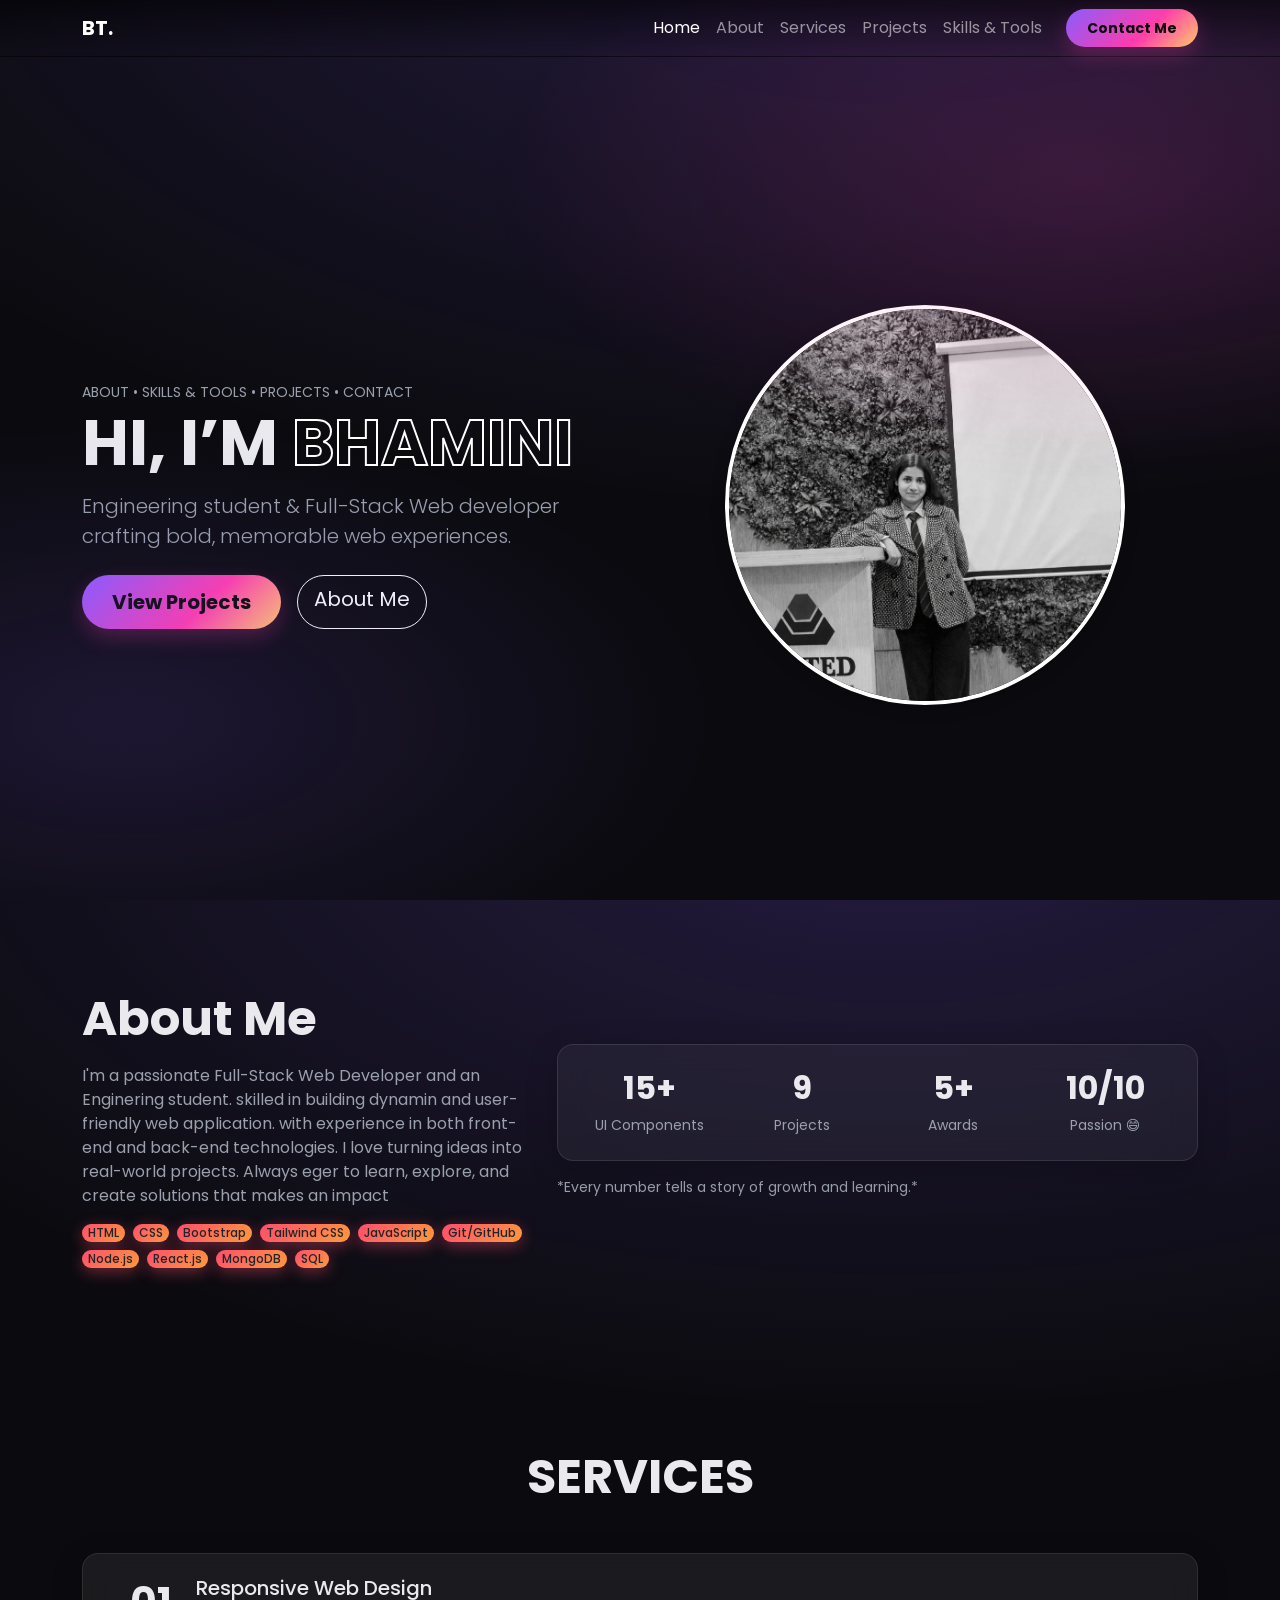
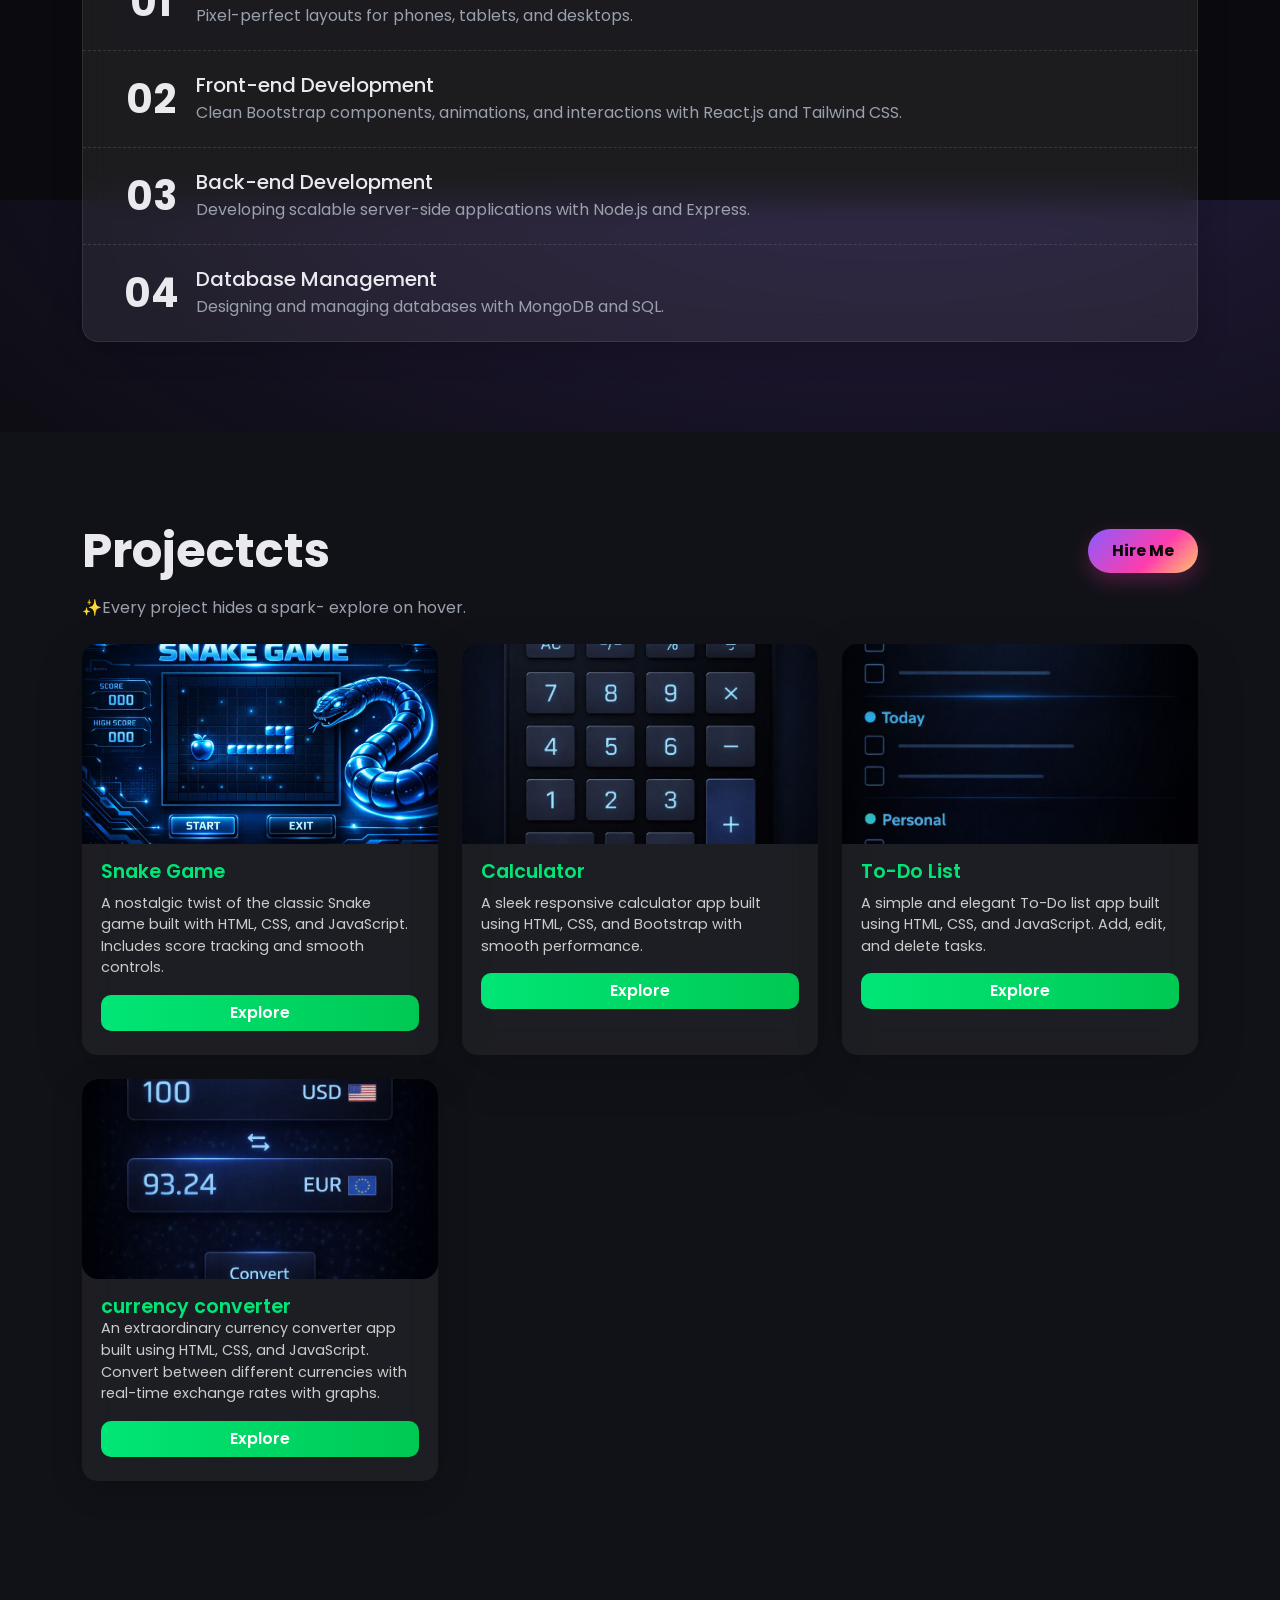
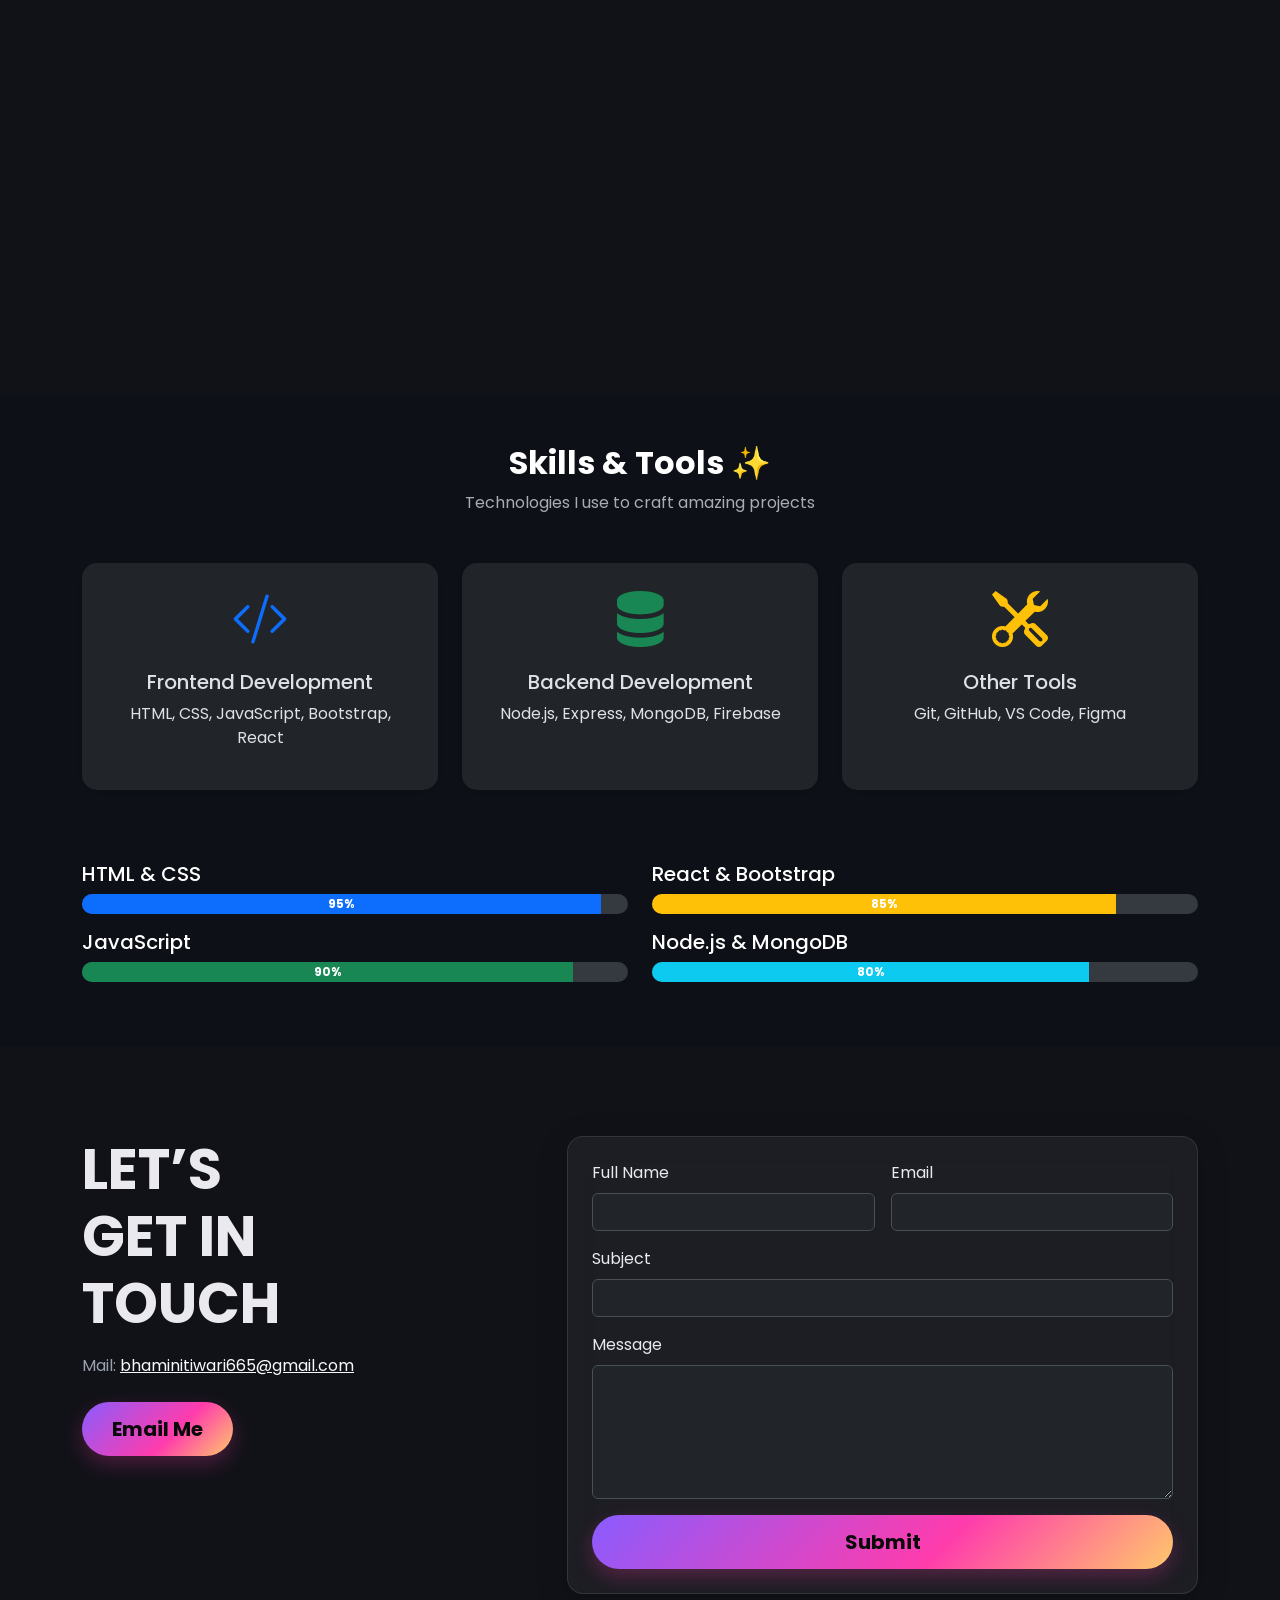
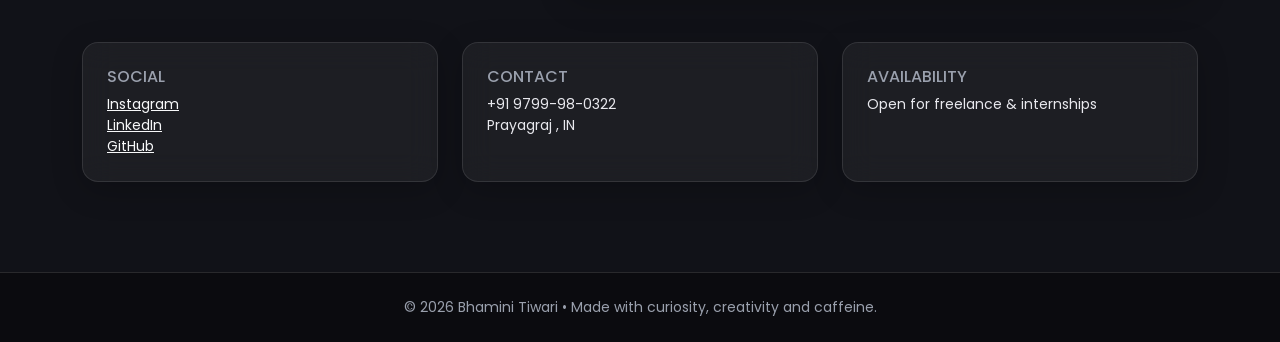
<file: index.html>
<!DOCTYPE html>
<html lang="en" data-bs-theme="dark">
<head>
  <meta charset="utf-8" />
  <meta name="viewport" content="width=device-width, initial-scale=1" />
  <title>Bhamini | Portfolio</title>
  <link href="https://cdn.jsdelivr.net/npm/bootstrap@5.3.3/dist/css/bootstrap.min.css" rel="stylesheet">
  <link rel="stylesheet" href="boots.css" />
  <link rel="preconnect" href="https://fonts.googleapis.com">
  <link href="https://cdn.jsdelivr.net/npm/bootstrap-icons/font/bootstrap-icons.css" rel="stylesheet">
<link href="https://fonts.googleapis.com/css2?family=Poppins:wght@300;400;600;800&display=swap" rel="stylesheet">
</head>

<body data-bs-spy="scroll" data-bs-target="#topNav" data-bs-smooth-scroll="true" tabindex="0">

  <!-- NAV -->
  <nav id="topNav" class="navbar navbar-expand-lg navbar-dark bg-transparent fixed-top blur-nav">
    <div class="container">
      <a class="navbar-brand fw-bold" href="#home">BT.</a>
      <button class="navbar-toggler" type="button" data-bs-toggle="collapse" data-bs-target="#navContent">
        <span class="navbar-toggler-icon"></span>
      </button>
      <div class="collapse navbar-collapse" id="navContent">
        <ul class="navbar-nav ms-auto align-items-lg-center">
          <li class="nav-item"><a class="nav-link" href="#home">Home</a></li>
          <li class="nav-item"><a class="nav-link" href="#about">About</a></li>
          <li class="nav-item"><a class="nav-link" href="#services">Services</a></li>
          <li class="nav-item"><a class="nav-link" href="#projects">Projects</a></li>
          <li class="nav-item"><a class="nav-link" href="#skills">Skills & Tools</a></li>
          <li class="nav-item ms-lg-3">
            <a href="#contact" class="btn btn-gradient btn-sm">Contact Me</a>
          </li>
        </ul>
      </div>
    </div>
  </nav>

  <!-- HERO -->
  <header id="home" class="hero d-flex align-items-center">
    <div class="container">
      <div class="row align-items-center g-4">
        <div class="col-lg-6 order-2 order-lg-1">
          <p class="text-uppercase small text-secondary mb-2 reveal">About • Skills & Tools • Projects • Contact</p>
          <h1 class="display-3 fw-bold lh-1 hero-title reveal-delay-1">
            HI, I’M <span class="stroke">BHAMINI</span>
          </h1>
          <p class="lead text-secondary mt-3 reveal-delay-2">
            Engineering student & Full-Stack Web developer crafting bold, memorable web experiences.
          </p>
          <div class="d-flex gap-3 mt-4 reveal-delay-3">
            <a href="#projects" class="btn btn-gradient btn-lg">View Projects</a>
            <a href="#about" class="btn btn-outline-light btn-lg rounded-pill">About Me</a>
          </div>
        </div>
        <div class="col-lg-6 text-center order-1 order-lg-2">
          <div class="project-card">
            <img src="portfolio-image/images/portfolio-image.jpg" alt="Bhamini Tiwari" class="profile-image">
          </div>
        </div>
      </div>
    </div>
    <div class="hero-glow"></div>
  </header>

  <!-- ABOUT -->
  <section id="about" class="section-padding">
    <div class="container">
      <div class="row g-4 align-items-center">
        <div class="col-lg-5">
          <h2 class="display-5 fw-bold mb-3 reveal">About <span class="stroke">Me</span></h2>
          <p class="text-secondary mb-3 reveal-delay-1">
            I'm a passionate Full-Stack Web Developer and an Enginering student. skilled in building dynamin and user-friendly web application. with experience in both front-end and back-end technologies. I love turning ideas into real-world projects. Always eger to learn, explore, and create solutions that makes an impact
          </p>
          <div class="d-flex flex-wrap gap-2 reveal-delay-2">
            <span class="badge rounded-pill bg-light text-dark">HTML</span>
            <span class="badge rounded-pill bg-light text-dark">CSS</span>
            <span class="badge rounded-pill bg-light text-dark">Bootstrap</span>
            <span class="badge rounded-pill bg-light text-dark">Tailwind CSS</span>
            <span class="badge rounded-pill bg-light text-dark">JavaScript</span>
            <span class="badge rounded-pill bg-light text-dark">Git/GitHub</span>
            <span class="badge rounded-pill bg-light text-dark">Node.js</span>
            <span class="badge rounded-pill bg-light text-dark">React.js</span>
            <span class="badge rounded-pill bg-light text-dark">MongoDB</span>
             <span class="badge rounded-pill bg-light text-dark">SQL</span>
          </div>
        </div>
        <div class="col-lg-7">
          <div class="glass p-4 rounded-4 reveal">
            <div class="row text-center g-3">
              <div class="col-6 col-md-3">
                <div class="metric">
                  <span class="h2 fw-bold">15+</span>
                  <div class="small text-secondary">UI Components</div>
                </div>
              </div>
              <div class="col-6 col-md-3">
                <div class="metric">
                  <span class="h2 fw-bold">9</span>
                  <div class="small text-secondary">Projects</div>
                </div>
              </div>
              <div class="col-6 col-md-3">
                <div class="metric">
                  <span class="h2 fw-bold">5+</span>
                  <div class="small text-secondary">Awards</div>
                </div>
              </div>
              <div class="col-6 col-md-3">
                <div class="metric">
                  <span class="h2 fw-bold">10/10</span>
                  <div class="small text-secondary">Passion 😄</div>
                </div>
              </div>
            </div>
          </div>
          <p class="small text-secondary mt-3 reveal-delay-1">
            *Every number tells a story of growth and learning.*
          </p>
        </div>
      </div>
    </div>
  </section>

  <!-- SERVICES (01 / 02 style like ref) -->
  <section id="services" class="section-padding">
    <div class="container">
      <h2 class="display-5 fw-bold text-center mb-5 reveal">SERV<span class="stroke">ICES</span></h2>

      <div class="list-group list-group-flush glass rounded-4 overflow-hidden">
        <div class="service row g-0 align-items-center reveal">
          <div class="col-2 col-md-1 text-center">
            <h3 class="display-6 fw-bold m-0">01</h3>
          </div>
          <div class="col">
            <h5 class="mb-1">Responsive Web Design</h5>
            <p class="mb-0 text-secondary">Pixel-perfect layouts for phones, tablets, and desktops.</p>
          </div>
        </div>

        <div class="service row g-0 align-items-center reveal-delay-1">
          <div class="col-2 col-md-1 text-center">
            <h3 class="display-6 fw-bold m-0">02</h3>
          </div>
          <div class="col">
            <h5 class="mb-1">Front-end Development</h5>
            <p class="mb-0 text-secondary">Clean Bootstrap components, animations, and interactions with React.js and Tailwind CSS.</p>
          </div>
        </div>

          <div class="service row g-0 align-items-center reveal-delay-2">
            <div class="col-2 col-md-1 text-center">
              <h3 class="display-6 fw-bold m-0">03</h3>
            </div>
            <div class="col">
              <h5 class="mb-1">Back-end Development</h5>
              <p class="mb-0 text-secondary">Developing scalable server-side applications with Node.js and Express.</p>
            </div>
          </div>
           <div class="service row g-0 align-items-center reveal-delay-2">
            <div class="col-2 col-md-1 text-center">
              <h3 class="display-6 fw-bold m-0">04</h3>
            </div>
            <div class="col">
              <h5 class="mb-1">Database Management</h5>
              <p class="mb-0 text-secondary">Designing and managing databases with MongoDB and SQL.</p>
            </div>
          </div>
      </div>
    </div>
  </section>

  <!-- PROJECTS (9 slots) -->
<section id="projects" class="section-padding bg-dark-2">
  <div class="container">
    <div class="d-flex align-items-center justify-content-between mb-3">
      <h2 class="display-5 fw-bold m-0 reveal">Project<span class="stroke">cts</span></h2>
      <a href="#contact" class="btn btn-gradient reveal-delay-1">Hire Me</a>
    </div>
    <p class="text-secondary mb-4 reveal-delay-1">
      ✨Every project hides a spark- explore on hover.
    </p>

    <div class="row g-4">
      <!-- 1 -->
      <div class="col-md-6 col-lg-4">
        <div class="card project glass shadow-lg h-100">
          <div class="ratio ratio-16x9">
            <img src="portfolio-image/images/snake.png" class="card-img-top" alt="Snake Game">
          </div>
          <div class="card-body">
            <h5 class="card-title">Snake Game</h5>
            <p class="card-text">
              A nostalgic twist of the classic Snake game built with HTML, CSS, and JavaScript. Includes score tracking and smooth controls.
            </p>
            <a href="https://bhamini04.github.io/snake-game-project/" class="btn btn-primary w-100">Explore</a>
          </div>
        </div>
      </div>

      <!-- 2 -->
      <div class="col-md-6 col-lg-4">
        <div class="card project glass shadow-lg h-100">
          <div class="ratio ratio-16x9">
            <img src="portfolio-image/images/calculator.png" class="card-img-top" alt="Calculator">
          </div>
          <div class="card-body">
            <h5 class="card-title">Calculator</h5>
            <p class="card-text">
              A sleek responsive calculator app built using HTML, CSS, and Bootstrap with smooth performance.
            </p>
            <a href="https://bhamini04.github.io/calculator-project/" class="btn btn-primary w-100">Explore</a>
          </div>
        </div>
      </div>


      <!-- 3 -->
      <div class="col-md-6 col-lg-4">
        <div class="card project glass shadow-lg h-100">
          <div class="ratio ratio-16x9">
            <img src="portfolio-image/images/to-do.png" class="card-img-top" alt="To-Do List">
          </div>
          <div class="card-body">
            <h5 class="card-title">To-Do List</h5>
            <p class="card-text">
              A simple and elegant To-Do list app built using HTML, CSS, and JavaScript. Add, edit, and delete tasks.
            </p>
            <a href="https://bhamini04.github.io/To-do-list/" class="btn btn-primary w-100">Explore</a>
          </div>
        </div>
      </div>

      <!-- 4 -->
      <div class="col-12 col-sm-6 col-lg-4">
        <div class="card project glass h-100 reveal">
          <div class="ratio ratio-16x9 rounded-4 overflow-hidden">
            <img src="portfolio-image/images/currency.png" class="w-100 h-100 object-cover" alt="Project 7">
          </div>
          <div class="card-body">
            <h5 class="card-title mb-0">currency converter</h5>
            <p class="card-text">An extraordinary currency converter app built using HTML, CSS, and JavaScript. Convert between different currencies with real-time exchange rates with graphs.</p>
            <a href="https://bhamini04.github.io/currency-convertor/" target="_blank" rel="noopener" class="btn btn-primary w-100">Explore</a>
          </div>
        </div>
      </div>

      <!-- 5 -->
      <div class="col-12 col-sm-6 col-lg-4">
        <div class="card project glass h-100 reveal-delay-1">
          <div class="ratio ratio-16x9 rounded-4 overflow-hidden">
            <img src="portfolio-image/images/rock.png" class="w-100 h-100 object-cover" alt="Project 8">
          </div>
          <div class="card-body">
            <h5 class="card-title mb-0">rock-paper-scissors</h5>
            <p class="card-text">A fun rock-paper-scissors game built with HTML, CSS, and JavaScript. Play against the computer and try to win!</p>
            <a href="https://bhamini04.github.io/rock-paper-scissors/" target="_blank" rel="noopener" class="btn btn-primary w-100">Explore</a>
          </div>
        </div>
      </div>

      <!-- 6 -->
      <div class="col-12 col-sm-6 col-lg-4">
        <div class="card project glass h-100 reveal-delay-2">
          <div class="ratio ratio-16x9 rounded-4 overflow-hidden">
            <img src="portfolio-image/images/AI-Chat.png" class="w-100 h-100 object-cover" alt="Project 9">
          </div>
          <div class="card-body">
            <h5 class="card-title mb-0">AI Chat Assistant</h5>
            <p class="card-text">An intelligent AI chatbot that understands and responds in natural language,
enhancing user experience through smart, real-time conversations.</p>
            <a href="https://ai-chat-assistant-1-ufhc.onrender.com/" target="_blank" rel="noopener" class="btn btn-primary w-100">Explore</a>
          </div>
        </div>
      </div>

      <!-- 7 -->
      <div class="col-12 col-sm-6 col-lg-4">
        <div class="card project glass h-100 reveal-delay-2">
          <div class="ratio ratio-16x9 rounded-4 overflow-hidden">
            <img src="portfolio-image/images/apex.png" class="w-100 h-100 object-cover" alt="Project 9">
          </div>
          <div class="card-body">
            <h5 class="card-title mb-0">Apex-Racer</h5>
            <p class="card-text">apex Racer is an arcade-style racing game with smooth handling, immersive visuals, and adrenaline-driven gameplay designed for speed lovers.</p>
            <a href="https://bhamini04.github.io/Apex-Racer/" target="_blank" rel="noopener" class="btn btn-primary w-100">Explore</a>
          </div>
        </div>
      </div>

      <!-- 8 -->
      <div class="col-12 col-sm-6 col-lg-4">
        <div class="card project glass h-100 reveal-delay-2">
          <div class="ratio ratio-16x9 rounded-4 overflow-hidden">
            <img src= "portfolio-image/images/jarvis.png" class="w-100 h-100 object-cover" alt="Project 9">
          </div>
          <div class="card-body">
            <h5 class="card-title mb-0">ASTRA</h5>
            <p class="card-text">n Astra-Jarvis inspired voice assistant that opens applications and browser tabs on your system using voice commands, enabling hands-free and efficient interaction.</p>
            <a href="https://bhamini04.github.io/ASTRA/" target="_blank" rel="noopener" class="btn btn-primary w-100">Explore</a>
          </div>
        </div>
      </div>

      <!-- 9 -->
      <div class="col-12 col-sm-6 col-lg-4">
        <div class="card project glass h-100 reveal-delay-2">
          <div class="ratio ratio-16x9 rounded-4 overflow-hidden">
            <img src= "portfolio-image/images/flowers.png" class="w-100 h-100 object-cover" alt="Project 9">
          </div>
          <div class="card-body">
            <h5 class="card-title mb-0">FLOWERS</h5>
            <p class="card-text">visual learning project using flower models to explain mathematical dimensions, shapes, and measurements, making abstract concepts easier to understand.</p>
            <a href="https://bhamini04.github.io/-FLOWERS-/" target="_blank" rel="noopener" class="btn btn-primary w-100">Explore</a>
          </div>
        </div>
      </div>

    </div>
  </div>
  </div>
</section>

  <!-- SKILLS AND TOOLS (grid like ref) -->
  <section id="skills" class="py-5" style="background: #0d1117; color: #fff;">

  <div class="container">
    <div class="text-center mb-5">
      <h2 class="fw-bold">Skills & Tools ✨</h2>
      <p class="text-muted">Technologies I use to craft amazing projects</p>
    </div>

    <div class="row text-center mb-5">
      <div class="col-md-4 mb-4">
        <div class="card shadow-sm border-0 p-4 h-100">
          <i class="bi bi-code-slash display-4 text-primary"></i>
          <h5 class="mt-3">Frontend Development</h5>
          <p>HTML, CSS, JavaScript, Bootstrap, React</p>
        </div>
      </div>
      
      <div class="col-md-4 mb-4">
        <div class="card shadow-sm border-0 p-4 h-100">
          <i class="bi bi-server display-4 text-success"></i>
          <h5 class="mt-3">Backend Development</h5>
          <p>Node.js, Express, MongoDB, Firebase</p>
        </div>
      </div>
      
      <div class="col-md-4 mb-4">
        <div class="card shadow-sm border-0 p-4 h-100">
          <i class="bi bi-tools display-4 text-warning"></i>
          <h5 class="mt-3">Other Tools</h5>
          <p>Git, GitHub, VS Code, Figma</p>
        </div>
      </div>
    </div>

    <!-- Progress Bars -->
    <div class="row">
      <div class="col-md-6">
        <h5>HTML & CSS</h5>
        <div class="progress mb-3">
          <div class="progress-bar bg-primary" role="progressbar" style="width: 0%;" data-width="95%">95%</div>
        </div>

        <h5>JavaScript</h5>
        <div class="progress mb-3">
          <div class="progress-bar bg-success" role="progressbar" style="width: 0%;" data-width="90%">90%</div>
        </div>
      </div>

      <div class="col-md-6">
        <h5>React & Bootstrap</h5>
        <div class="progress mb-3">
          <div class="progress-bar bg-warning" role="progressbar" style="width: 0%;" data-width="85%">85%</div>
        </div>

        <h5>Node.js & MongoDB</h5>
        <div class="progress mb-3">
          <div class="progress-bar bg-info" role="progressbar" style="width: 0%;" data-width="80%">80%</div>
        </div>
      </div>
    </div>
  </div>
</section>



  <!-- CONTACT (left big heading + form) -->
  <section id="contact" class="section-padding bg-dark-2">
    <div class="container">
      <div class="row g-5 align-items-start">
        <div class="col-lg-5">
          <h2 class="display-4 fw-bold reveal">
            LET’S<br>GET IN<br><span class="stroke">TOUCH</span>
          </h2>
          <p class="text-secondary mt-3 reveal-delay-1">Mail: <a href="mailto:bhaminitiwari665@gmail.com" class="link-light">bhaminitiwari665@gmail.com</a></p>
          <div class="mt-4 reveal-delay-2">
            <a class="btn btn-gradient btn-lg" href="mailto:bhaminitiwari665@gmail.com">Email Me</a>
          </div>
        </div>

        <div class="col-lg-7">
          <form id="contactForm" class="glass p-4 rounded-4 reveal">
            <div class="row g-3">
              <div class="col-md-6">
                <label class="form-label">Full Name</label>
                <input type="text" class="form-control" name="name" required>
              </div>
              <div class="col-md-6">
                <label class="form-label">Email</label>
                <input type="email" class="form-control" name="email" required>
              </div>
              <div class="col-12">
                <label class="form-label">Subject</label>
                <input type="text" class="form-control" name="subject" required>
              </div>
              <div class="col-12">
                <label class="form-label">Message</label>
                <textarea class="form-control" rows="5" name="message" required></textarea>
              </div>
              <div class="col-12">
                <button type="submit" class="btn btn-gradient btn-lg w-100">Submit</button>
              </div>
            </div>
          </form>
        </div>
      </div>

      <div class="row mt-5 small">
        <div class="col-md-4">
          <div class="glass p-4 rounded-4 h-100">
            <h6 class="text-uppercase text-secondary">Social</h6>
            <ul class="list-unstyled m-0">
              <li><a href="https://www.instagram.com/bhamini04?igsh=MTV0Y3Ixa2hvM2x6Nw==" class="link-light">Instagram</a></li>
              <li><a href="https://www.linkedin.com/in/bhaminitiwari04?utm_source=share&utm_campaign=share_via&utm_content=profile&utm_medium=android_app" class="link-light">LinkedIn</a></li>
              <li><a href="https://github.com/Bhamini04" class="link-light">GitHub</a></li>
            </ul>
          </div>
        </div>
        <div class="col-md-4 mt-3 mt-md-0">
          <div class="glass p-4 rounded-4 h-100">
            <h6 class="text-uppercase text-secondary">Contact</h6>
            <p class="m-0">+91 9799-98-0322</p>
            <p class="m-0">Prayagraj , IN</p>
          </div>
        </div>
        <div class="col-md-4 mt-3 mt-md-0">
          <div class="glass p-4 rounded-4 h-100">
            <h6 class="text-uppercase text-secondary">Availability</h6>
            <p class="m-0">Open for freelance & internships</p>
          </div>
        </div>
      </div>
    </div>
  </section>

  <!-- FOOTER -->
  <footer class="py-4 text-center text-secondary small">
    © <span id="year"></span> Bhamini Tiwari • Made with curiosity, creativity and caffeine.
  </footer>

  <script src="https://cdn.jsdelivr.net/npm/bootstrap@5.3.3/dist/js/bootstrap.bundle.min.js"></script>
  <script src="boot.js"></script>
</body>
</html>























<!--
 Project Card with Video Example
<div class="col-md-6 col-lg-4">
  <div class="card project glass shadow-lg h-100">
    <div class="ratio ratio-16x9">
      <video class="card-img-top" controls poster="images/snake.png">
        <source src="videos/snake-demo.mp4" type="video/mp4">
        Your browser does not support the video tag.
      </video>
    </div>
    <div class="card-body">
      <h5 class="card-title">Snake Game</h5>
      <p class="card-text">
        A nostalgic twist of the classic Snake game built with HTML, CSS, and JavaScript. Includes score tracking and smooth controls.
      </p>
      Add your project link below 
      <a href="#" class="btn btn-primary w-100">Explore</a>
    </div>
  </div>
</div>
-->
</file>
<file: boots.css>
/* Base */
:root{
  --bg:#0b0b0f;
  --bg-2:#111218;
  --card:#151725ee;
  --glass: rgba(255,255,255,.06);
  --border: rgba(255,255,255,.12);
  --text:#e9e9ee;
  --muted:#9aa0ad;
  --grad: linear-gradient(135deg,#8a5cff, #ff3cac 60%, #ffc86b);
}
*{box-sizing:border-box}
html,body{height:100%}
body{
  font-family: "Poppins", system-ui, -apple-system, Segoe UI, Roboto, Arial;
  background: radial-gradient(1200px 600px at 70% -10%, rgba(138,92,255,.2), transparent),
              var(--bg);
  color: var(--text);
  scroll-behavior:smooth;  /* smooth scrolling */
}
.bg-dark-2{ background: var(--bg-2); }

/* Navbar */
.blur-nav{
  backdrop-filter: blur(8px);
  background: linear-gradient(180deg, rgba(0,0,0,.55), transparent);
  border-bottom:1px solid transparent;
  transition: all .3s ease;
}
.navbar.scrolled{
  background: rgba(9,9,12,.85);
  border-bottom-color: var(--border);
}

/* Hero */
.hero{
  min-height: 100svh;
  position: relative;
  padding-top: 110px;
  display:flex;
}
.hero-title .stroke{
  -webkit-text-stroke: 2px #fff;
  color: transparent;
}
.me-card img{
  width: 320px; height: 320px;
  object-fit: cover;
  border: 6px solid rgba(255,255,255,.08);
}
.hero-glow{
  position:absolute; inset: 0;
  background: radial-gradient(600px 300px at 85% 20%, rgba(255,60,172,.15), transparent),
              radial-gradient(600px 300px at 10% 80%, rgba(138,92,255,.15), transparent);
  pointer-events:none;
}

/* Glassmorphism Card */
.glass {
  background: rgba(255, 255, 255, 0.05);
  backdrop-filter: blur(15px);
  border: 1px solid rgba(255,255,255,0.1);
  border-radius: 15px;
  box-shadow: 0 8px 32px rgba(0,0,0,0.2);
  overflow: hidden;
  transition: transform 0.4s ease, box-shadow 0.4s ease;
}

/* Card base */
.project.card {
  cursor: pointer;
  border: none;
  transition: all 0.4s ease;
}

.project.card:hover {
  transform: translateY(-10px) scale(1.03);
  box-shadow: 0 20px 40px rgba(0,0,0,0.5);
}

/* Image overlay effect */
.project .ratio {
  position: relative;
  overflow: hidden;
}

.project .ratio img {
  transition: transform 0.5s ease;
  object-fit: cover;
}

.project.card:hover .ratio img {
  transform: scale(1.1);
}

/* Card content */
.card-body {
  padding: 1rem 1.2rem 1.5rem;
  transition: all 0.4s ease;
}

.project.card:hover .card-body {
  transform: translateY(-5px);
}

/* Text Styling */
.card-title {
  font-weight: 600;
  font-size: 1.2rem;
  color: #00e676; /* GFG-style green */
  margin-bottom: 0.6rem;
}

.card-text {
  font-size: 0.9rem;
  color: #ccc;
  line-height: 1.5;
  max-height: 6em;
  overflow: hidden;
}

/* Button */
.project .btn {
  border-radius: 10px;
  font-weight: 600;
  background: linear-gradient(90deg, #00e676, #00c853);
  border: none;
}

.project .btn:hover {
  background: linear-gradient(90deg, #00c853, #00e676);
}


/* Badge styling */
.badge {
  font-size: 0.75rem;
  font-weight: 500;
  background: linear-gradient(135deg, #ff4d6d, #ff9a3c);
  color: #fff;
  padding: 0.25em 0.5em;
  border-radius: 50px;
  box-shadow: 0 4px 15px rgba(255,77,109,0.4);
  transition: all 0.3s ease;
}

.badge:hover {
  transform: scale(1.1);
  box-shadow: 0 6px 20px rgba(255,77,109,0.6);
}

/* Fade in animation */
.reveal {
  opacity: 0;
  transform: translateY(20px);
  animation: fadeInUp 1s forwards;
}

.reveal-delay-1 { animation-delay: 0.2s; }
.reveal-delay-2 { animation-delay: 0.4s; }

@keyframes fadeInUp {
  to {
    opacity: 1;
    transform: translateY(0);
  }
}










/* Gradient button hover */
.btn-gradient {
  background: linear-gradient(135deg, #ff4d6d, #ff9a3c);
  color: #fff;
  border-radius: 50px;
  padding: 0.6em 1.5em;
  transition: all 0.4s ease;
}

.btn-gradient:hover {
  transform: scale(1.05);
  box-shadow: 0 10px 25px rgba(255,77,109,0.5);
}

/* Buttons */
.btn-gradient{
  background: var(--grad);
  color:#0a0a0a;
  font-weight:700;
  border:none;
  border-radius: 999px;
  box-shadow: 0 8px 20px rgba(255,60,172,.25);
}
.btn-gradient:hover{ filter: brightness(.95); color:#0a0a0a; }

/* Services list rows */
.service{
  padding: 22px 24px;
  border-bottom:1px dashed var(--border);
  background: rgba(255,255,255,.02);
}
.service:last-child{border-bottom: none}

/* Sections */
.section-padding{padding: 90px 0}

/* Metrics */
.metric span{ display:block }

/* Reveal Animations */
.reveal, .reveal-delay-1, .reveal-delay-2, .reveal-delay-3{
  opacity:0; transform: translateY(24px); 
}
.revealed{ opacity:1; transform:none; transition: all .7s cubic-bezier(.2,.7,.2,1) }
.reveal-delay-1.revealed{ transition-delay:.1s }
.reveal-delay-2.revealed{ transition-delay:.2s }
.reveal-delay-3.revealed{ transition-delay:.3s }

/* Footer */
footer{ border-top:1px solid var(--border) }

/* Small tweaks */
.card-title{ font-weight:600 }
.text-secondary{ color: var(--muted)!important }

/* Responsive */
@media (max-width: 992px){
  .me-card img{ width: 240px; height: 240px }
  .hero-title{ font-size: clamp(2.6rem, 6vw, 4rem) }
}
#skills i {
  transition: transform 0.3s ease-in-out;
}
#skills i:hover {
  transform: scale(1.2);
}
@media (max-width: 576px){
  .hero{ flex-direction: column; text-align: center; gap: 40px; padding-top: 70px }
  .me-card img{ width: 200px; height: 200px }
}



#skills .card {
  transition: transform 0.3s ease, box-shadow 0.3s ease;
  border-radius: 15px;
}
#skills .card:hover {
  transform: translateY(-10px);
  box-shadow: 0 10px 20px rgba(0, 0, 0, 0.1);
}
#skills i {
  transition: color 0.3s ease;
}
#skills .card:hover i {
  color: #f99703;
}
.progress {
  height: 20px;
  border-radius: 10px;
  overflow: hidden;
}
.progress-bar {
  font-weight: bold;
  text-align: center;
  transition: width 1.5s ease-in-out;
}

.profile-image {
  width: 400px;           /* Adjust size */
  height: 400px;          /* Same as width to keep circle */
  border-radius: 50%;     /* Perfect circle */
  object-fit: cover;      /* Prevents distortion */
  border: 4px solid #fff; /* Optional border */
  box-shadow: 0 4px 15px rgba(0, 0, 0, 0.2);
  transition: transform 0.3s ease, box-shadow 0.3s ease;
}

.profile-image:hover {
  transform: scale(1.05);
  box-shadow: 0 0 25px rgba(255, 0, 150, 0.6),
              0 0 50px rgba(0, 200, 255, 0.6),
              0 0 75px rgba(255, 255, 0, 0.6);
}
</file>
